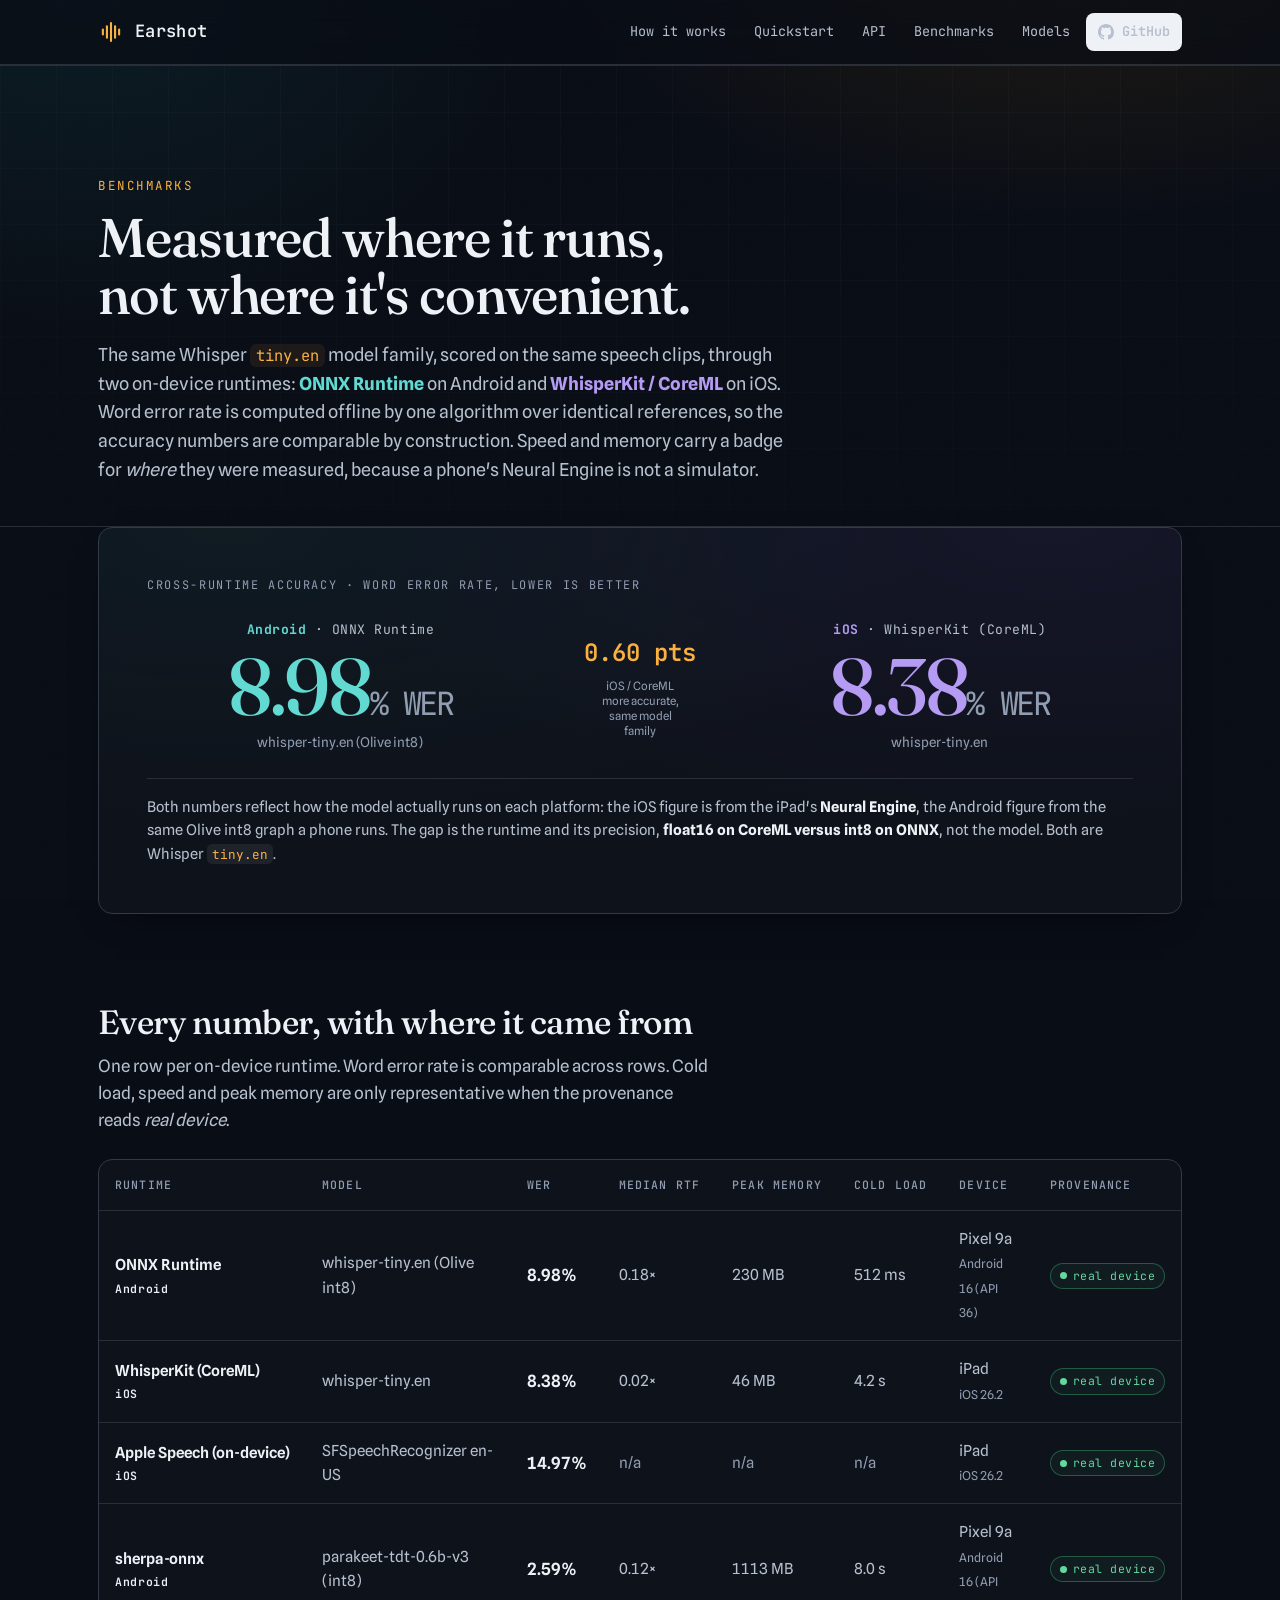
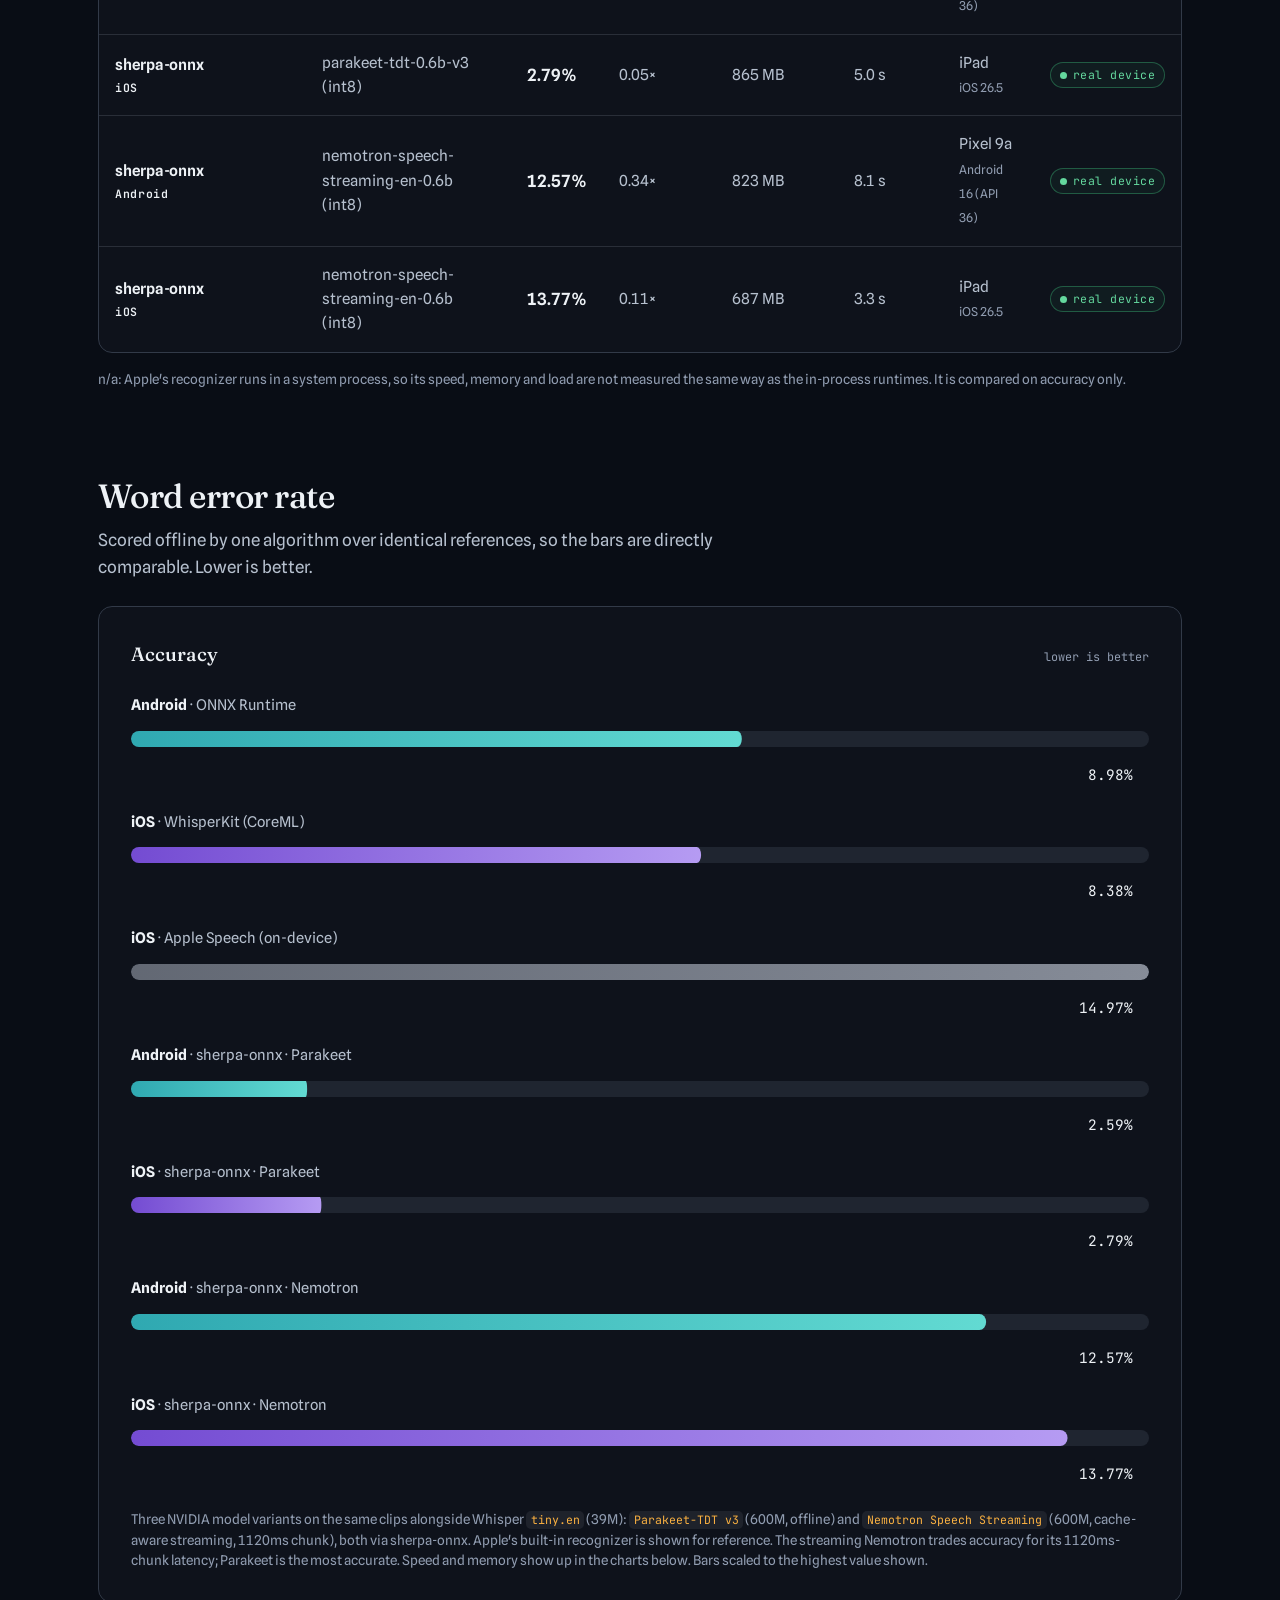
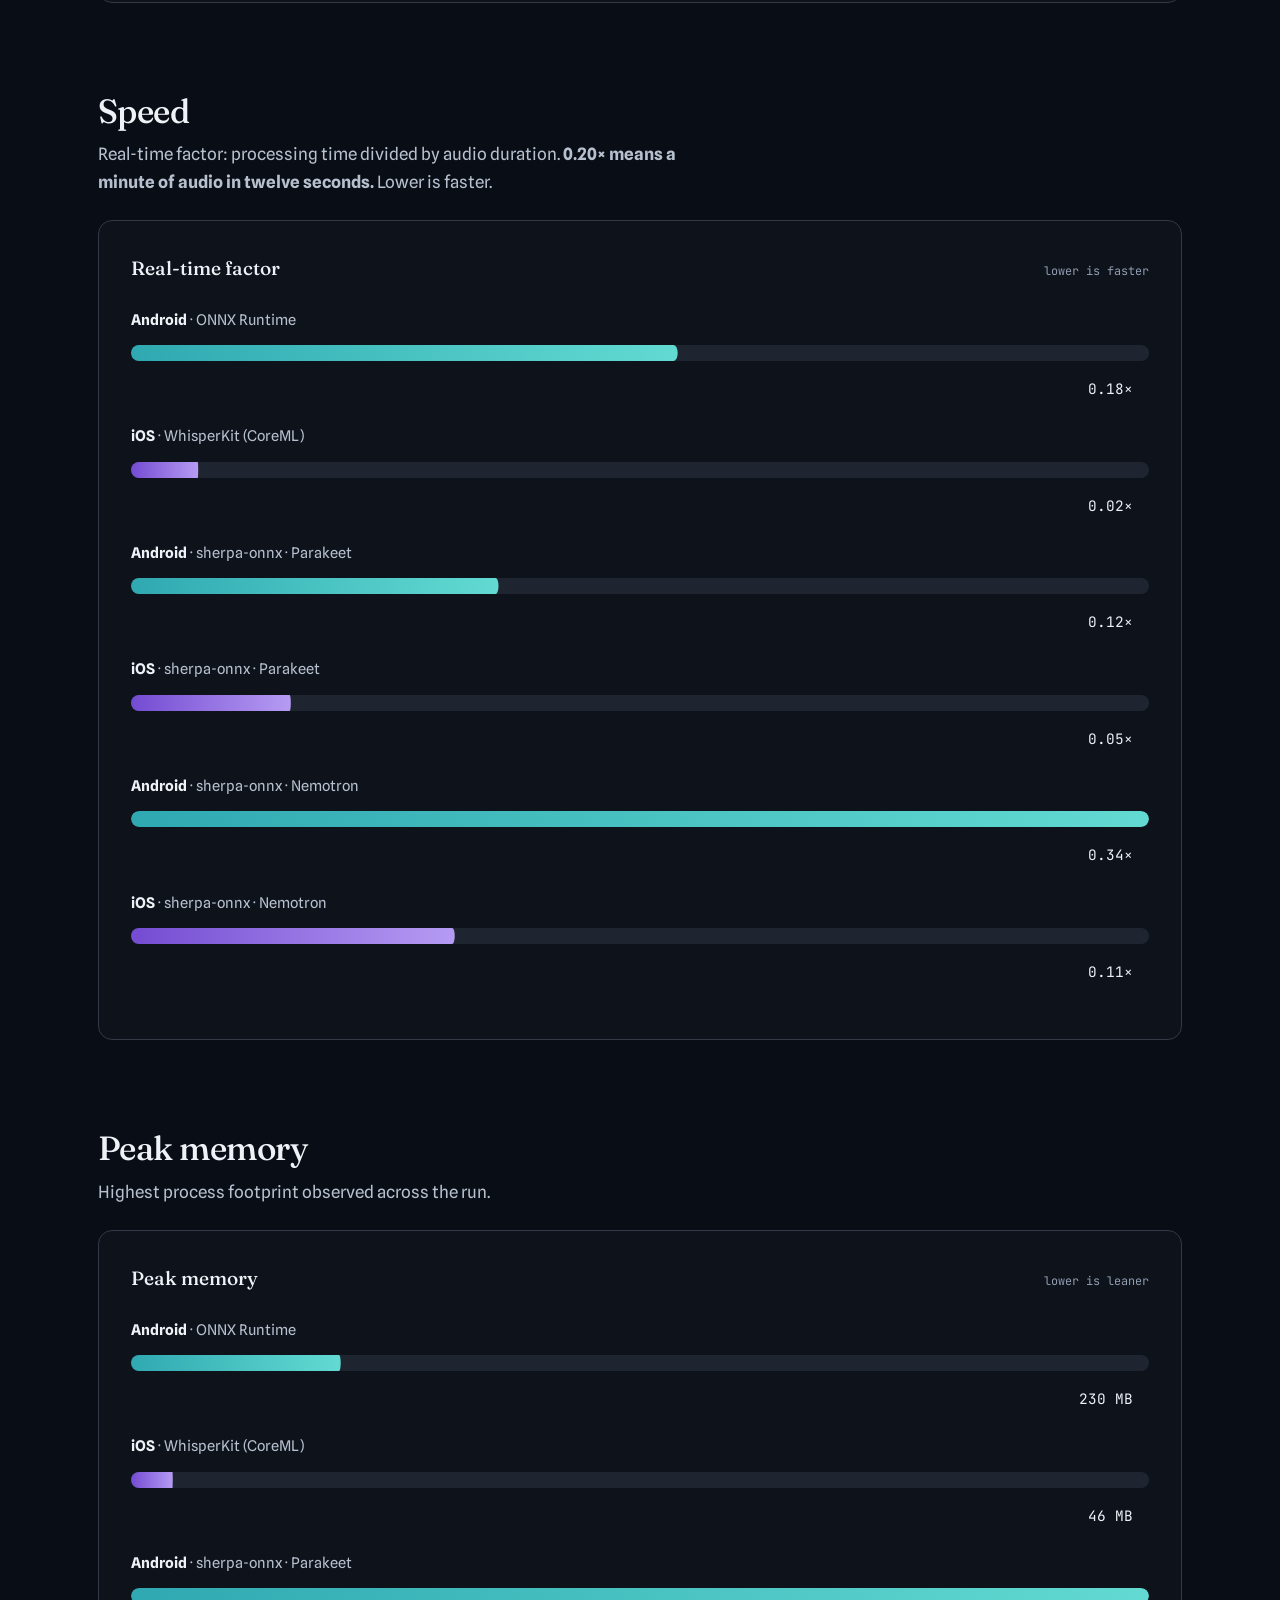
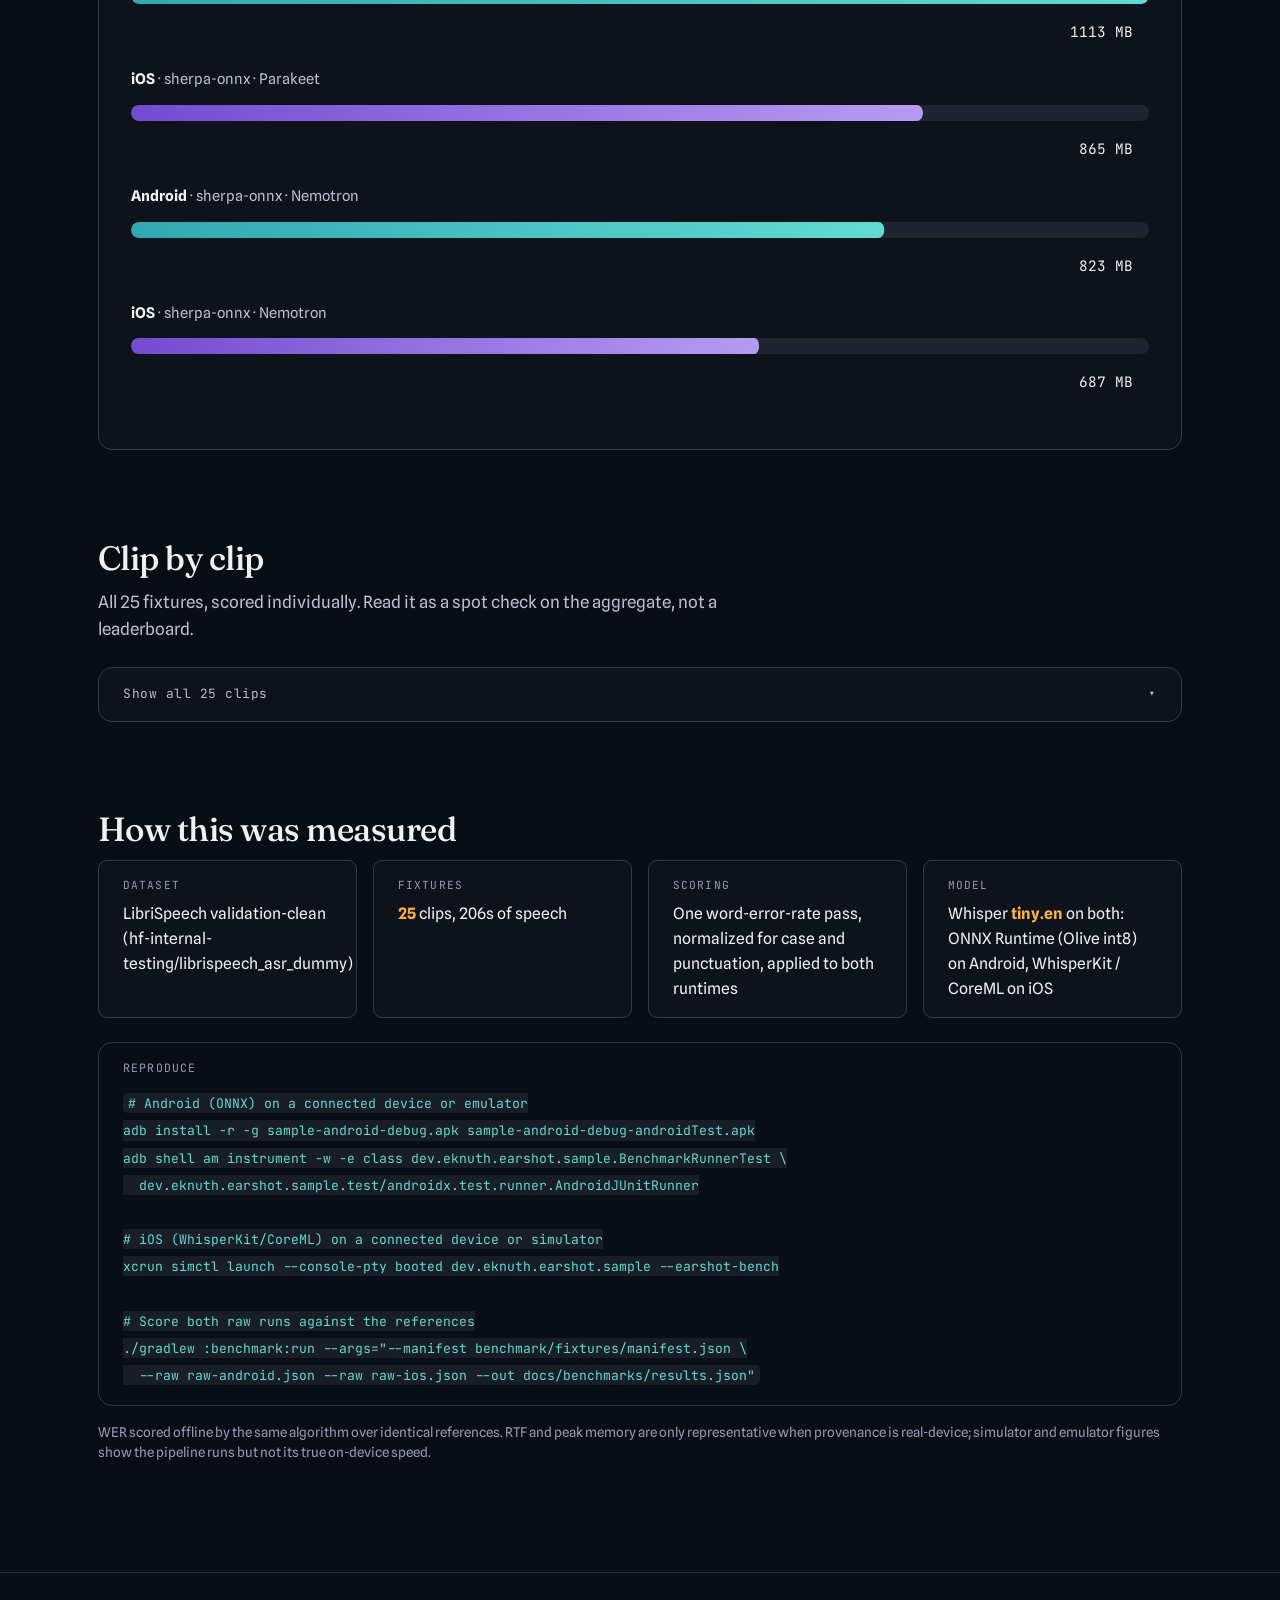
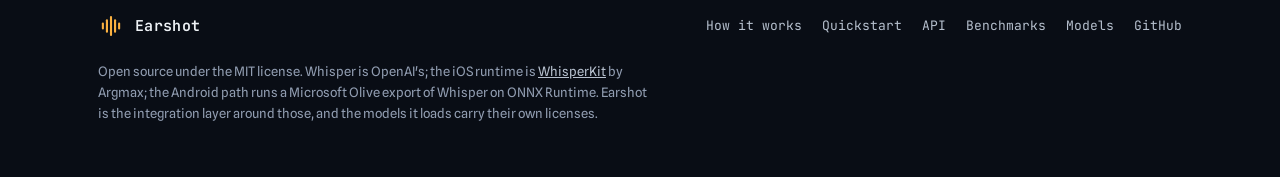
<file: docs/benchmarks.html>
<!DOCTYPE html>
<html lang="en">
<head>
<meta charset="UTF-8" />
<meta name="viewport" content="width=device-width, initial-scale=1.0" />
<title>Earshot · Benchmarks · On-device, scored per runtime</title>
<meta name="description" content="Cross-runtime on-device speech-to-text benchmarks for Earshot: the same Whisper model family scored on the same clips through ONNX Runtime on Android and WhisperKit/CoreML on iOS, with honest provenance on every number." />
<meta name="color-scheme" content="dark" />

<meta property="og:type" content="website" />
<meta property="og:title" content="Earshot · Benchmarks" />
<meta property="og:description" content="One model family, two on-device runtimes, scored on identical clips by identical math. Word error rate is real; speed and memory are labeled by where they were measured." />
<meta property="og:url" content="https://eknuth.github.io/earshot/benchmarks.html" />

<link rel="icon" href="data:image/svg+xml,%3Csvg xmlns='http://www.w3.org/2000/svg' viewBox='0 0 32 32'%3E%3Crect width='32' height='32' rx='8' fill='%230b0f1a'/%3E%3Cg stroke='%23f5a623' stroke-width='2.6' stroke-linecap='round'%3E%3Cline x1='8' y1='13' x2='8' y2='19'/%3E%3Cline x1='13' y1='9' x2='13' y2='23'/%3E%3Cline x1='18' y1='6' x2='18' y2='26'/%3E%3Cline x1='23' y1='11' x2='23' y2='21'/%3E%3C/g%3E%3C/svg%3E" />

<link rel="preconnect" href="https://fonts.googleapis.com" />
<link rel="preconnect" href="https://fonts.gstatic.com" crossorigin />
<link href="https://fonts.googleapis.com/css2?family=Fraunces:ital,opsz,wght@0,9..144,400..600;1,9..144,400..600&family=Spline+Sans:wght@400;500;600;700&family=JetBrains+Mono:wght@400;500;600&display=swap" rel="stylesheet" />

<link rel="stylesheet" href="styles.css" />
<link rel="stylesheet" href="benchmarks.css" />
</head>
<body class="preload">
<a class="skip-link" href="#main">Skip to content</a>
<div class="grain" aria-hidden="true"></div>

<header class="site-header">
  <div class="shell nav">
    <a class="brand" href="index.html#top" aria-label="Earshot home">
      <span class="mark" aria-hidden="true">
        <svg viewBox="0 0 32 32" fill="none">
          <g stroke="currentColor" stroke-width="2.6" stroke-linecap="round" style="color:var(--amber)">
            <line x1="6" y1="13" x2="6" y2="19"/>
            <line x1="11" y1="9" x2="11" y2="23"/>
            <line x1="16" y1="5" x2="16" y2="27"/>
            <line x1="21" y1="9" x2="21" y2="23"/>
            <line x1="26" y1="13" x2="26" y2="19"/>
          </g>
        </svg>
      </span>
      Earshot
    </a>
    <nav class="nav-links" aria-label="Primary">
      <a href="index.html#how">How it works</a>
      <a href="index.html#quickstart">Quickstart</a>
      <a href="index.html#api">API</a>
      <a href="benchmarks.html" aria-current="page">Benchmarks</a>
      <a href="index.html#models">Models</a>
      <a class="nav-cta" href="https://github.com/eknuth/earshot" target="_blank" rel="noopener">
        <svg viewBox="0 0 16 16" fill="currentColor" aria-hidden="true"><path d="M8 0C3.58 0 0 3.58 0 8c0 3.54 2.29 6.53 5.47 7.59.4.07.55-.17.55-.38 0-.19-.01-.82-.01-1.49-2.01.37-2.53-.49-2.69-.94-.09-.23-.48-.94-.82-1.13-.28-.15-.68-.52-.01-.53.63-.01 1.08.58 1.23.82.72 1.21 1.87.87 2.33.66.07-.52.28-.87.51-1.07-1.78-.2-3.64-.89-3.64-3.95 0-.87.31-1.59.82-2.15-.08-.2-.36-1.02.08-2.12 0 0 .67-.21 2.2.82.64-.18 1.32-.27 2-.27.68 0 1.36.09 2 .27 1.53-1.04 2.2-.82 2.2-.82.44 1.1.16 1.92.08 2.12.51.56.82 1.27.82 2.15 0 3.07-1.87 3.75-3.65 3.95.29.25.54.73.54 1.48 0 1.07-.01 1.93-.01 2.2 0 .21.15.46.55.38A8.01 8.01 0 0016 8c0-4.42-3.58-8-8-8z"/></svg>
        GitHub
      </a>
    </nav>
  </div>
</header>

<main id="main">
<section class="section bench-hero">
  <div class="shell">
    <p class="kicker">Benchmarks</p>
    <h1>Measured where it runs, not where it's convenient.</h1>
    <p class="bench-lede">
      The same Whisper <code>tiny.en</code> model family, scored on the same speech clips, through
      two on-device runtimes: <b class="t-android">ONNX Runtime</b> on Android and
      <b class="t-ios">WhisperKit / CoreML</b> on iOS. Word error rate is computed offline by one
      algorithm over identical references, so the accuracy numbers are comparable by construction.
      Speed and memory carry a badge for <em>where</em> they were measured, because a phone's
      Neural Engine is not a simulator.
    </p>
  </div>
</section>

<!-- Everything below is rendered from benchmarks/results.json by benchmarks.js -->
<section class="section bench-body">
  <div class="shell">
    <div id="bench-root" data-src="benchmarks/results.json">
      <p class="bench-loading">Loading results…</p>
    </div>
  </div>
</section>
</main>

<footer class="site-footer">
  <div class="shell">
    <div class="footer-inner">
      <a class="brand" href="index.html#top" aria-label="Earshot home">
        <span class="mark" aria-hidden="true">
          <svg viewBox="0 0 32 32" fill="none">
            <g stroke="currentColor" stroke-width="2.6" stroke-linecap="round" style="color:var(--amber)">
              <line x1="6" y1="13" x2="6" y2="19"/><line x1="11" y1="9" x2="11" y2="23"/><line x1="16" y1="5" x2="16" y2="27"/><line x1="21" y1="9" x2="21" y2="23"/><line x1="26" y1="13" x2="26" y2="19"/>
            </g>
          </svg>
        </span>
        Earshot
      </a>
      <nav class="footer-links" aria-label="Footer">
        <a href="index.html#how">How it works</a>
        <a href="index.html#quickstart">Quickstart</a>
        <a href="index.html#api">API</a>
        <a href="benchmarks.html">Benchmarks</a>
        <a href="index.html#models">Models</a>
        <a href="https://github.com/eknuth/earshot" target="_blank" rel="noopener">GitHub</a>
      </nav>
    </div>
    <p class="footer-note">
      Open source under the MIT license. Whisper is OpenAI's; the iOS runtime is
      <a href="https://github.com/argmaxinc/WhisperKit" target="_blank" rel="noopener">WhisperKit</a>
      by Argmax; the Android path runs a Microsoft Olive export of Whisper on ONNX Runtime. Earshot
      is the integration layer around those, and the models it loads carry their own licenses.
    </p>
  </div>
</footer>

<script src="benchmarks.js" defer></script>
</body>
</html>
</file>
<file: docs/styles.css>
/* Earshot landing + docs site
   Design: dark "signal room" aesthetic. Privacy is the emotional core.
   Three typefaces: Fraunces (display), Spline Sans (body), JetBrains Mono (code/labels).
   60-30-10 color: deep ink dominant, cyan secondary, amber accent.
   Zero build step. Hand-styled syntax via highlight.js theme override below. */

:root {
  /* Signal palette: deep ink base, a single warm-amber "live signal" accent,
     a cool cyan for the on-device / secure register. All HSL custom properties. */
  --ink-900: hsl(222 38% 6%);
  --ink-850: hsl(222 32% 8%);
  --ink-800: hsl(221 28% 11%);
  --ink-750: hsl(221 24% 14%);
  --ink-700: hsl(220 20% 18%);
  --line: hsl(220 18% 24%);
  --line-soft: hsl(220 16% 19%);

  /* Foregrounds tuned for WCAG AA on the ink base.
     fg ~16:1, fg-dim ~7.4:1, fg-faint ~4.6:1 against ink-900. */
  --fg: hsl(210 32% 95%);
  --fg-dim: hsl(214 20% 76%);
  --fg-faint: hsl(216 17% 63%);

  --amber: hsl(36 96% 62%);
  --amber-deep: hsl(28 92% 54%);
  --cyan: hsl(176 62% 62%);
  --cyan-deep: hsl(184 58% 44%);
  --violet: hsl(258 78% 78%);

  --accent: var(--amber);
  --secure: var(--cyan);

  --radius: 14px;
  --radius-sm: 9px;
  --maxw: 1180px;

  /* 8px spacing scale */
  --s-1: 8px;
  --s-2: 12px;
  --s-3: 16px;
  --s-4: 24px;
  --s-5: 32px;
  --s-6: 48px;
  --s-7: 64px;
  --s-8: 96px;

  --shadow-lg: 0 30px 60px -28px hsl(222 60% 2% / 0.85);
  --shadow-md: 0 14px 34px -20px hsl(222 60% 2% / 0.8);
  --shadow-glow: 0 0 0 1px hsl(36 96% 62% / 0.18), 0 18px 48px -20px hsl(36 96% 50% / 0.28);

  --font-display: "Fraunces", Georgia, "Times New Roman", serif;
  --font-body: "Spline Sans", -apple-system, BlinkMacSystemFont, "Segoe UI", Helvetica, sans-serif;
  --font-mono: "JetBrains Mono", ui-monospace, "SF Mono", Menlo, Consolas, monospace;

  --ease-out: cubic-bezier(0.22, 1, 0.36, 1);

  --z-sticky: 200;
}

*,
*::before,
*::after { box-sizing: border-box; }

html { scroll-behavior: smooth; overflow-x: hidden; }

@media (prefers-reduced-motion: reduce) {
  html { scroll-behavior: auto; }
  *, *::before, *::after {
    animation-duration: 0.001ms !important;
    animation-iteration-count: 1 !important;
    transition-duration: 0.001ms !important;
  }
}

body {
  margin: 0;
  background: var(--ink-900);
  color: var(--fg);
  font-family: var(--font-body);
  font-size: 17px;
  line-height: 1.6;
  -webkit-font-smoothing: antialiased;
  text-rendering: optimizeLegibility;
  overflow-x: hidden;
  font-variant-numeric: tabular-nums;
}

/* Atmospheric background: a faint signal grid + two soft light wells. */
body::before {
  content: "";
  position: fixed;
  inset: 0;
  z-index: -3;
  background:
    radial-gradient(900px 520px at 84% -10%, hsl(36 90% 50% / 0.11), transparent 60%),
    radial-gradient(840px 640px at 6% -2%, hsl(184 70% 45% / 0.09), transparent 58%),
    radial-gradient(700px 700px at 50% 116%, hsl(184 70% 40% / 0.06), transparent 60%),
    var(--ink-900);
}

/* Signal grid: a faint coordinate lattice, masked so it fades into the dark. */
body::after {
  content: "";
  position: fixed;
  inset: 0;
  z-index: -2;
  pointer-events: none;
  background-image:
    linear-gradient(hsl(210 30% 94% / 0.024) 1px, transparent 1px),
    linear-gradient(90deg, hsl(210 30% 94% / 0.024) 1px, transparent 1px);
  background-size: 56px 56px;
  mask-image: radial-gradient(125% 95% at 50% 0%, #000 32%, transparent 82%);
  -webkit-mask-image: radial-gradient(125% 95% at 50% 0%, #000 32%, transparent 82%);
}

/* Tasteful film grain over the whole page, kept very low so it reads as texture. */
.grain {
  position: fixed;
  inset: 0;
  z-index: -1;
  pointer-events: none;
  opacity: 0.04;
  mix-blend-mode: overlay;
  background-image: url("data:image/svg+xml,%3Csvg xmlns='http://www.w3.org/2000/svg' width='160' height='160'%3E%3Cfilter id='n'%3E%3CfeTurbulence type='fractalNoise' baseFrequency='0.9' numOctaves='2' stitchTiles='stitch'/%3E%3C/filter%3E%3Crect width='100%25' height='100%25' filter='url(%23n)'/%3E%3C/svg%3E");
}

a { color: inherit; }

::selection {
  background: hsl(36 96% 60% / 0.28);
  color: #fff;
}

:focus-visible {
  outline: 2px solid var(--amber);
  outline-offset: 3px;
  border-radius: 4px;
}

.shell {
  width: 100%;
  max-width: var(--maxw);
  margin-inline: auto;
  padding-inline: clamp(20px, 5vw, 48px);
}

.visually-hidden {
  position: absolute;
  width: 1px;
  height: 1px;
  margin: -1px;
  padding: 0;
  border: 0;
  clip: rect(0 0 0 0);
  clip-path: inset(50%);
  overflow: hidden;
  white-space: nowrap;
}

.skip-link {
  position: absolute;
  left: 12px;
  top: -60px;
  z-index: 999;
  background: var(--amber);
  color: var(--ink-900);
  font-family: var(--font-mono);
  font-weight: 600;
  padding: 10px 16px;
  border-radius: var(--radius-sm);
  transition: top 0.16s ease-out;
}
.skip-link:focus { top: 12px; }

/* ---------- Header ---------- */
.site-header {
  position: sticky;
  top: 0;
  z-index: var(--z-sticky);
  backdrop-filter: blur(14px);
  -webkit-backdrop-filter: blur(14px);
  background: hsl(222 38% 6% / 0.72);
  border-bottom: 1px solid var(--line-soft);
}

.nav {
  display: flex;
  align-items: center;
  gap: 24px;
  height: 64px;
}

.brand {
  display: inline-flex;
  align-items: center;
  gap: 11px;
  font-family: var(--font-mono);
  font-weight: 600;
  letter-spacing: 0.02em;
  text-decoration: none;
  font-size: 17px;
  color: var(--fg);
}

.brand .mark {
  display: inline-flex;
  width: 26px;
  height: 26px;
}

.nav-links {
  display: flex;
  gap: 4px;
  margin-left: auto;
  align-items: center;
}

.nav-links a {
  position: relative;
  font-family: var(--font-mono);
  font-size: 13.5px;
  text-decoration: none;
  color: var(--fg-dim);
  padding: 8px 12px;
  border-radius: 8px;
  transition: color 0.16s, background 0.16s;
}
.nav-links a:hover { color: var(--fg); background: hsl(210 30% 94% / 0.05); }
/* Active section indicator: color plus an underline tick (not color alone). */
.nav-links a.active { color: var(--fg); }
.nav-links a.active::after {
  content: "";
  position: absolute;
  left: 12px;
  right: 12px;
  bottom: 2px;
  height: 2px;
  border-radius: 2px;
  background: var(--amber);
}

.nav-cta {
  display: inline-flex;
  align-items: center;
  gap: 8px;
  font-family: var(--font-mono);
  font-size: 13.5px;
  font-weight: 600;
  text-decoration: none;
  color: var(--ink-900);
  background: var(--fg);
  padding: 9px 15px;
  border-radius: 9px;
  transition: transform 0.16s ease-out, background 0.16s;
}
.nav-cta:hover { background: #fff; transform: translateY(-1px); }
.nav-cta svg { width: 16px; height: 16px; }

@media (max-width: 760px) {
  .nav-links a:not(.nav-cta) { display: none; }
}

/* ---------- Buttons ---------- */
.btn {
  display: inline-flex;
  align-items: center;
  gap: 9px;
  font-family: var(--font-mono);
  font-weight: 600;
  font-size: 14px;
  text-decoration: none;
  padding: 13px 22px;
  border-radius: 11px;
  border: 1px solid transparent;
  cursor: pointer;
  transition: transform 0.16s ease-out, background 0.16s, border-color 0.16s;
}
.btn svg { width: 17px; height: 17px; }
.btn-primary {
  background: linear-gradient(180deg, var(--amber), var(--amber-deep));
  color: hsl(28 60% 10%);
  box-shadow: 0 1px 0 hsl(40 100% 80% / 0.4) inset, var(--shadow-md);
}
.btn-primary:hover { transform: translateY(-2px); }
.btn-ghost {
  background: hsl(210 30% 94% / 0.04);
  color: var(--fg);
  border-color: var(--line);
}
.btn-ghost:hover { background: hsl(210 30% 94% / 0.08); transform: translateY(-2px); }

/* ---------- Hero ---------- */
.hero {
  position: relative;
  display: flex;
  align-items: center;
  min-height: calc(100dvh - 64px);
  padding-top: clamp(48px, 7vw, 88px);
  padding-bottom: clamp(48px, 7vw, 88px);
}
.hero .hero-grid { width: 100%; }
@media (max-width: 940px) {
  .hero { min-height: 0; }
}

.eyebrow {
  display: inline-flex;
  align-items: center;
  gap: 9px;
  font-family: var(--font-mono);
  font-size: 12.5px;
  letter-spacing: 0.08em;
  text-transform: uppercase;
  color: var(--secure);
  background: hsl(176 64% 56% / 0.08);
  border: 1px solid hsl(176 64% 56% / 0.24);
  padding: 7px 13px;
  border-radius: 999px;
}
.eyebrow .dot {
  width: 7px; height: 7px; border-radius: 50%;
  background: var(--secure);
  box-shadow: 0 0 0 0 hsl(176 64% 56% / 0.6);
  animation: pulse 2.4s ease-out infinite;
}
@keyframes pulse {
  0% { box-shadow: 0 0 0 0 hsl(176 64% 56% / 0.55); }
  70% { box-shadow: 0 0 0 9px hsl(176 64% 56% / 0); }
  100% { box-shadow: 0 0 0 0 hsl(176 64% 56% / 0); }
}

.hero h1 {
  font-family: var(--font-display);
  font-weight: 460;
  font-optical-sizing: auto;
  font-size: clamp(2.5rem, 6.2vw, 4.6rem);
  line-height: 1.04;
  letter-spacing: -0.02em;
  margin: 22px 0 0;
  max-width: 16ch;
  text-wrap: balance;
}
.hero h1 .accent {
  font-style: italic;
  color: var(--amber);
}

.hero-lede {
  margin: 24px 0 0;
  max-width: 56ch;
  font-size: clamp(1.05rem, 2vw, 1.28rem);
  line-height: 1.55;
  color: var(--fg-dim);
  text-wrap: pretty;
}
.hero-lede strong { color: var(--fg); font-weight: 600; }

.hero-actions {
  display: flex;
  flex-wrap: wrap;
  gap: 14px;
  margin-top: 34px;
}

.hero-grid {
  display: grid;
  grid-template-columns: 1.15fr 0.85fr;
  gap: clamp(28px, 5vw, 64px);
  align-items: center;
}
@media (max-width: 940px) {
  .hero-grid { grid-template-columns: 1fr; }
}

/* Device panel: the on-device privacy visualization. The screenshot moment.
   A stylized capture card: live waveform with a sweeping playhead, a transcript
   filling in, and a privacy ledger where the uplink reads a literal zero. */
.device {
  position: relative;
  background:
    linear-gradient(180deg, hsl(221 28% 13%), hsl(222 34% 8.5%));
  border: 1px solid var(--line);
  border-radius: 22px;
  padding: 20px;
  box-shadow: var(--shadow-lg);
  isolation: isolate;
}
/* A faint amber well behind the card, so the panel feels lit from within. */
.device-glow {
  position: absolute;
  inset: -1px;
  z-index: -1;
  border-radius: 22px;
  background: radial-gradient(120% 80% at 80% -10%, hsl(36 96% 56% / 0.16), transparent 62%);
  pointer-events: none;
}
.device-top {
  display: flex;
  align-items: center;
  justify-content: space-between;
  font-family: var(--font-mono);
  font-size: 12px;
  color: var(--fg-faint);
  letter-spacing: 0.04em;
}
.device-id { display: inline-flex; align-items: center; gap: 9px; }
.rec-dot {
  width: 8px; height: 8px; border-radius: 50%;
  background: var(--amber);
  box-shadow: 0 0 10px 1px hsl(36 96% 60% / 0.7);
  animation: recPulse 1.8s var(--ease-out) infinite;
}
@keyframes recPulse {
  0%, 100% { opacity: 1; }
  50% { opacity: 0.35; }
}
.device-chip {
  display: inline-flex;
  align-items: center;
  gap: 7px;
  color: var(--secure);
}
.device-chip svg { width: 14px; height: 14px; }

/* Waveform: bars are injected by JS to form a believable amplitude envelope.
   Each bar scales on its own phase; a playhead sweeps across to read as capture. */
.wave {
  position: relative;
  display: flex;
  align-items: center;
  gap: 3px;
  height: 76px;
  margin: 22px 2px 16px;
  overflow: hidden;
  border-radius: 8px;
}
.wave .bar {
  flex: 1;
  min-width: 2px;
  border-radius: 3px;
  background: linear-gradient(180deg, var(--amber), var(--amber-deep));
  opacity: 0.9;
  transform: scaleY(var(--amp, 0.4));
  transform-origin: center;
  animation: waveBeat var(--dur, 1.5s) ease-in-out var(--delay, 0s) infinite;
}
@keyframes waveBeat {
  0%, 100% { transform: scaleY(calc(var(--amp, 0.4) * 0.42)); }
  50% { transform: scaleY(var(--amp, 0.4)); }
}
.wave-playhead {
  position: absolute;
  top: 0; bottom: 0;
  width: 2px;
  left: 0;
  background: linear-gradient(180deg, transparent, var(--cyan), transparent);
  box-shadow: 0 0 12px 1px hsl(176 64% 56% / 0.6);
  animation: sweep 4.2s linear infinite;
}
@keyframes sweep {
  0% { left: 0; opacity: 0; }
  6% { opacity: 1; }
  94% { opacity: 1; }
  100% { left: 100%; opacity: 0; }
}
/* Pause animation when the panel is offscreen (toggled by IntersectionObserver). */
.device.paused .bar,
.device.paused .wave-playhead,
.device.paused .rec-dot { animation-play-state: paused; }

@media (prefers-reduced-motion: reduce) {
  .wave .bar { animation: none; }
  .wave-playhead { animation: none; opacity: 0.5; left: 50%; }
  .rec-dot { animation: none; }
  .eyebrow .dot { animation: none; }
}

.device-transcript {
  font-family: var(--font-mono);
  font-size: 13px;
  line-height: 1.7;
  color: var(--fg-dim);
  background: hsl(222 40% 5% / 0.62);
  border: 1px solid var(--line-soft);
  border-radius: 12px;
  padding: 14px 16px;
}
.device-transcript .line-done { color: var(--fg); }
.device-transcript .line-live { color: var(--fg-dim); }
.device-transcript .cursor {
  display: inline-block;
  width: 8px;
  height: 1.05em;
  vertical-align: text-bottom;
  background: var(--amber);
  margin-left: 2px;
  animation: blink 1.1s step-end infinite;
}
@keyframes blink { 50% { opacity: 0; } }
.device-meta {
  display: flex;
  align-items: center;
  justify-content: space-between;
  margin-top: 16px;
  padding-top: 14px;
  border-top: 1px solid var(--line-soft);
  font-family: var(--font-mono);
  font-size: 12px;
  color: var(--fg-faint);
}
.device-meta .net {
  display: inline-flex;
  align-items: center;
  gap: 6px;
  color: var(--secure);
  font-variant-numeric: tabular-nums;
}
.device-meta .net svg { width: 13px; height: 13px; opacity: 0.85; }
.device-meta .net-num { font-weight: 600; color: var(--fg); }

.trust-row {
  display: flex;
  flex-wrap: wrap;
  gap: 8px 22px;
  margin-top: 40px;
  padding-top: 26px;
  border-top: 1px solid var(--line-soft);
}
.trust-row span {
  display: inline-flex;
  align-items: center;
  gap: 8px;
  font-family: var(--font-mono);
  font-size: 13px;
  color: var(--fg-dim);
}
.trust-row svg { width: 16px; height: 16px; color: var(--secure); }

/* ---------- Section scaffolding ---------- */
section { position: relative; }
.section {
  padding-block: clamp(64px, 9vw, 110px);
  border-top: 1px solid var(--line-soft);
}

.section-head { max-width: 60ch; margin-bottom: 44px; }
.kicker {
  font-family: var(--font-mono);
  font-size: 12.5px;
  letter-spacing: 0.12em;
  text-transform: uppercase;
  color: var(--amber);
  margin: 0 0 14px;
}
.section h2 {
  font-family: var(--font-display);
  font-weight: 440;
  font-size: clamp(1.9rem, 4vw, 2.9rem);
  line-height: 1.1;
  letter-spacing: -0.015em;
  margin: 0;
  text-wrap: balance;
}
.section .sub {
  margin: 18px 0 0;
  color: var(--fg-dim);
  font-size: 1.08rem;
  max-width: 62ch;
  text-wrap: pretty;
}

/* ---------- How it works: pipeline + table ---------- */
.pipeline {
  display: grid;
  grid-template-columns: repeat(4, 1fr);
  gap: 14px;
  margin-bottom: 40px;
}
@media (max-width: 880px) { .pipeline { grid-template-columns: repeat(2, 1fr); } }
@media (max-width: 460px) { .pipeline { grid-template-columns: 1fr; } }

.stage {
  position: relative;
  background: var(--ink-800);
  border: 1px solid var(--line-soft);
  border-radius: var(--radius);
  padding: 18px;
}
.stage .num {
  font-family: var(--font-mono);
  font-size: 12px;
  color: var(--fg-faint);
}
.stage .stage-icon {
  width: 30px; height: 30px;
  display: grid; place-items: center;
  border-radius: 8px;
  background: hsl(36 96% 60% / 0.1);
  color: var(--amber);
  margin: 10px 0 12px;
}
.stage .stage-icon svg { width: 18px; height: 18px; }
.stage h3 {
  font-size: 1rem;
  margin: 0 0 5px;
  font-weight: 600;
}
.stage p {
  margin: 0;
  font-size: 0.92rem;
  color: var(--fg-dim);
  line-height: 1.5;
}

.platform-table-wrap {
  max-width: 100%;
  overflow-x: auto;
  border: 1px solid var(--line);
  border-radius: var(--radius);
  background: var(--ink-850);
  box-shadow: var(--shadow-md);
}
table.platforms {
  width: 100%;
  border-collapse: collapse;
  min-width: 620px;
  font-size: 0.95rem;
}
table.platforms caption { display: none; }
table.platforms th,
table.platforms td {
  text-align: left;
  padding: 16px 20px;
  border-bottom: 1px solid var(--line-soft);
  vertical-align: top;
}
table.platforms thead th {
  font-family: var(--font-mono);
  font-size: 12.5px;
  letter-spacing: 0.04em;
  text-transform: uppercase;
  color: var(--fg-faint);
  font-weight: 600;
  background: hsl(222 30% 9%);
}
table.platforms thead th.col-ios { color: var(--violet); }
table.platforms thead th.col-android { color: var(--secure); }
table.platforms tbody th {
  font-weight: 600;
  color: var(--fg);
  font-size: 0.95rem;
  width: 30%;
}
table.platforms td { color: var(--fg-dim); }
table.platforms td code,
table.platforms th code { font-size: 0.85em; }
table.platforms tbody tr:last-child th,
table.platforms tbody tr:last-child td { border-bottom: none; }
table.platforms tbody tr:hover td,
table.platforms tbody tr:hover th { background: hsl(210 30% 94% / 0.018); }

code {
  font-family: var(--font-mono);
  background: hsl(210 30% 94% / 0.07);
  padding: 0.12em 0.4em;
  border-radius: 5px;
  font-size: 0.86em;
  color: var(--cyan);
}

.contract-note {
  margin-top: 26px;
  display: flex;
  gap: 14px;
  align-items: flex-start;
  background: hsl(258 70% 72% / 0.06);
  border: 1px solid hsl(258 70% 72% / 0.22);
  border-radius: var(--radius);
  padding: 18px 20px;
  color: var(--fg-dim);
  font-size: 0.96rem;
  line-height: 1.6;
}
.contract-note svg { width: 20px; height: 20px; color: var(--violet); flex: none; margin-top: 2px; }
.contract-note strong { color: var(--fg); }

/* ---------- Quickstart tabs ---------- */
.tabs {
  display: inline-flex;
  gap: 4px;
  padding: 5px;
  background: var(--ink-800);
  border: 1px solid var(--line-soft);
  border-radius: 12px;
  margin-bottom: 22px;
}
.tab {
  font-family: var(--font-mono);
  font-size: 13.5px;
  font-weight: 600;
  color: var(--fg-dim);
  background: transparent;
  border: none;
  padding: 9px 18px;
  border-radius: 8px;
  cursor: pointer;
  display: inline-flex;
  align-items: center;
  gap: 8px;
  transition: color 0.16s, background 0.16s;
}
.tab svg { width: 16px; height: 16px; }
.tab[aria-selected="true"] {
  color: var(--ink-900);
  background: var(--fg);
}
.tab:not([aria-selected="true"]):hover { color: var(--fg); }

.tabpanel[hidden] { display: none; }
.tabpanel .step-lead {
  color: var(--fg-dim);
  margin: 0 0 16px;
  font-size: 0.98rem;
}
.tabpanel .step-lead a { color: var(--cyan); }

/* ---------- Code blocks ---------- */
.codeblock {
  position: relative;
  background: var(--ink-850);
  border: 1px solid var(--line);
  border-radius: var(--radius);
  overflow: hidden;
  box-shadow: var(--shadow-md);
}
.code-bar {
  display: flex;
  align-items: center;
  gap: 10px;
  padding: 11px 16px;
  border-bottom: 1px solid var(--line-soft);
  background: hsl(222 30% 9%);
}
.code-dots { display: flex; gap: 6px; }
.code-dots i {
  width: 11px; height: 11px; border-radius: 50%;
  background: var(--ink-700);
}
.code-file {
  font-family: var(--font-mono);
  font-size: 12.5px;
  color: var(--fg-faint);
  letter-spacing: 0.02em;
}
.copy-btn {
  margin-left: auto;
  font-family: var(--font-mono);
  font-size: 12px;
  font-weight: 600;
  color: var(--fg-dim);
  background: hsl(210 30% 94% / 0.05);
  border: 1px solid var(--line-soft);
  border-radius: 8px;
  padding: 6px 11px;
  cursor: pointer;
  display: inline-flex;
  align-items: center;
  gap: 7px;
  transition: color 0.16s, background 0.16s, border-color 0.16s;
}
.copy-btn:hover { color: var(--fg); background: hsl(210 30% 94% / 0.09); }
.copy-btn svg { width: 14px; height: 14px; }
.copy-btn.copied { color: var(--secure); border-color: hsl(176 64% 56% / 0.4); }

.codeblock pre {
  margin: 0;
  padding: 20px 22px;
  overflow-x: auto;
  font-family: var(--font-mono);
  font-size: 13.5px;
  line-height: 1.7;
  tab-size: 2;
}
.codeblock pre code {
  background: none;
  padding: 0;
  color: var(--fg);
  font-size: inherit;
}

/* highlight.js theme override -> tuned to the signal palette */
.hljs { color: var(--fg); background: transparent; }
.hljs-comment, .hljs-quote { color: var(--fg-faint); font-style: italic; }
.hljs-keyword, .hljs-built_in, .hljs-type { color: var(--violet); }
.hljs-string, .hljs-meta-string { color: hsl(36 90% 70%); }
.hljs-number, .hljs-literal { color: var(--cyan); }
.hljs-title, .hljs-title.function_, .hljs-function .hljs-title { color: var(--amber); }
.hljs-params { color: var(--fg-dim); }
.hljs-attr, .hljs-attribute, .hljs-property { color: var(--secure); }
.hljs-meta { color: var(--fg-faint); }
.hljs-class .hljs-title, .hljs-title.class_ { color: hsl(36 90% 72%); }

.code-stack { display: grid; gap: 20px; }

/* ---------- API surface ---------- */
.api-grid {
  display: grid;
  grid-template-columns: 1.1fr 0.9fr;
  gap: 24px;
  align-items: start;
}
@media (max-width: 900px) { .api-grid { grid-template-columns: 1fr; } }

.api-list { display: grid; gap: 2px; }
.api-method {
  display: grid;
  grid-template-columns: auto 1fr;
  gap: 16px;
  align-items: baseline;
  padding: 15px 4px;
  border-bottom: 1px solid var(--line-soft);
}
.api-method:last-child { border-bottom: none; }
.api-method .sig {
  font-family: var(--font-mono);
  font-size: 13.5px;
  color: var(--amber);
  white-space: nowrap;
}
.api-method .sig .kw { color: var(--violet); }
.api-method .desc { color: var(--fg-dim); font-size: 0.95rem; line-height: 1.5; }
@media (max-width: 560px) {
  .api-method { grid-template-columns: 1fr; gap: 5px; }
}

.result-card {
  background: var(--ink-800);
  border: 1px solid var(--line-soft);
  border-radius: var(--radius);
  padding: 22px;
}
.result-card h3 {
  font-family: var(--font-mono);
  font-size: 13px;
  text-transform: uppercase;
  letter-spacing: 0.06em;
  color: var(--fg-faint);
  margin: 0 0 16px;
  font-weight: 600;
}
.result-variant {
  font-family: var(--font-mono);
  font-size: 13px;
  line-height: 1.7;
  padding: 12px 0;
}
.result-variant + .result-variant { border-top: 1px solid var(--line-soft); }
.result-variant .tag {
  display: inline-block;
  font-weight: 600;
  margin-bottom: 4px;
}
.result-variant .tag.ok { color: var(--secure); }
.result-variant .tag.err { color: hsl(8 80% 66%); }
.result-variant .fields { color: var(--fg-dim); }

/* ---------- Measurement ---------- */
.measure-grid {
  display: grid;
  grid-template-columns: 0.95fr 1.05fr;
  gap: clamp(28px, 5vw, 56px);
  align-items: center;
}
@media (max-width: 900px) { .measure-grid { grid-template-columns: 1fr; } }

.wer-chart {
  background: var(--ink-850);
  border: 1px solid var(--line);
  border-radius: 18px;
  padding: 28px 26px 22px;
  box-shadow: var(--shadow-md);
}
.wer-chart h3 {
  font-family: var(--font-mono);
  font-size: 12.5px;
  letter-spacing: 0.05em;
  text-transform: uppercase;
  color: var(--fg-faint);
  margin: 0 0 4px;
  font-weight: 600;
}
.wer-chart .axis-note {
  font-family: var(--font-mono);
  font-size: 11.5px;
  color: var(--fg-faint);
  margin: 0 0 22px;
}
.bar-row {
  display: grid;
  grid-template-columns: 1fr auto;
  align-items: center;
  gap: 14px;
  margin-bottom: 18px;
}
.bar-row .label {
  font-size: 0.92rem;
  color: var(--fg-dim);
}
.bar-row .label b { color: var(--fg); font-weight: 600; }
.bar-track {
  grid-column: 1 / -1;
  height: 12px;
  border-radius: 999px;
  background: hsl(222 40% 5% / 0.7);
  overflow: hidden;
  margin-top: 6px;
}
.bar-fill {
  height: 100%;
  border-radius: 999px;
  transform-origin: left;
  transition: transform 0.9s cubic-bezier(0.22, 1, 0.36, 1);
}
.bar-fill.small { background: linear-gradient(90deg, var(--amber-deep), var(--amber)); }
.bar-fill.bigger { background: linear-gradient(90deg, var(--cyan-deep), var(--cyan)); }
.bar-fill.apple { background: linear-gradient(90deg, hsl(220 10% 38%), hsl(220 10% 52%)); }
.bar-row .num {
  font-family: var(--font-mono);
  font-variant-numeric: tabular-nums;
  font-size: 0.98rem;
  font-weight: 600;
  color: var(--fg);
}
.chart-foot {
  margin-top: 8px;
  font-size: 0.82rem;
  color: var(--fg-faint);
  line-height: 1.5;
}

.measure-copy h2 { margin-bottom: 0; }
.relcut {
  display: inline-flex;
  align-items: baseline;
  gap: 10px;
  margin: 26px 0 0;
}
.relcut .big {
  font-family: var(--font-display);
  font-size: clamp(2.6rem, 6vw, 3.6rem);
  font-weight: 460;
  font-style: italic;
  color: var(--cyan);
  line-height: 1;
}
.relcut .cap { color: var(--fg-dim); font-size: 0.98rem; max-width: 22ch; }
.caveat {
  margin-top: 26px;
  padding: 18px 20px;
  border-left: 3px solid var(--amber);
  background: hsl(36 96% 60% / 0.05);
  border-radius: 0 var(--radius-sm) var(--radius-sm) 0;
  color: var(--fg-dim);
  font-size: 0.98rem;
  line-height: 1.6;
}
.caveat strong { color: var(--fg); }

/* ---------- Models / credits ---------- */
.credits-grid {
  display: grid;
  grid-template-columns: repeat(auto-fit, minmax(250px, 1fr));
  gap: 16px;
}
.credit {
  display: block;
  text-decoration: none;
  background: var(--ink-800);
  border: 1px solid var(--line-soft);
  border-radius: var(--radius);
  padding: 20px;
  transition: border-color 0.16s, transform 0.16s, background 0.16s;
}
.credit:hover {
  border-color: var(--line);
  transform: translateY(-3px);
  background: var(--ink-750);
}
.credit .role {
  font-family: var(--font-mono);
  font-size: 11.5px;
  letter-spacing: 0.05em;
  text-transform: uppercase;
  color: var(--fg-faint);
}
.credit h3 {
  margin: 8px 0 6px;
  font-size: 1.08rem;
  display: flex;
  align-items: center;
  gap: 8px;
}
.credit h3 .lic {
  font-family: var(--font-mono);
  font-size: 11px;
  font-weight: 500;
  color: var(--secure);
  background: hsl(176 64% 56% / 0.1);
  padding: 2px 7px;
  border-radius: 6px;
}
.credit p { margin: 0; color: var(--fg-dim); font-size: 0.92rem; line-height: 1.5; }
.credit .src {
  margin-top: 12px;
  font-family: var(--font-mono);
  font-size: 12px;
  color: var(--fg-faint);
  display: inline-flex;
  align-items: center;
  gap: 6px;
}
.credit:hover .src { color: var(--amber); }
.credit .src svg { width: 13px; height: 13px; }

.license-note {
  margin-top: 26px;
  font-size: 0.96rem;
  color: var(--fg-dim);
  line-height: 1.6;
}
.license-note strong { color: var(--fg); }
.license-note a { color: var(--cyan); }

/* ---------- Honesty callout ---------- */
.honesty {
  background: var(--ink-850);
  border: 1px solid var(--line);
  border-radius: 18px;
  padding: clamp(26px, 4vw, 40px);
  display: grid;
  grid-template-columns: auto 1fr;
  gap: 22px;
  align-items: start;
  box-shadow: var(--shadow-md);
}
@media (max-width: 620px) { .honesty { grid-template-columns: 1fr; } }
.honesty .badge {
  width: 52px; height: 52px;
  display: grid; place-items: center;
  border-radius: 14px;
  background: hsl(176 64% 56% / 0.1);
  color: var(--secure);
}
.honesty .badge svg { width: 26px; height: 26px; }
.honesty h2 {
  font-family: var(--font-display);
  font-weight: 440;
  font-size: clamp(1.6rem, 3.4vw, 2.2rem);
  margin: 0 0 12px;
  letter-spacing: -0.01em;
}
.honesty p { margin: 0 0 12px; color: var(--fg-dim); line-height: 1.65; }
.honesty p:last-child { margin-bottom: 0; }
.honesty strong { color: var(--fg); }
.honesty a { color: var(--cyan); }

/* ---------- CTA ---------- */
.final-cta {
  text-align: center;
  padding-block: clamp(72px, 11vw, 130px);
  border-top: 1px solid var(--line-soft);
}
.final-cta h2 {
  font-family: var(--font-display);
  font-weight: 440;
  font-size: clamp(2rem, 5vw, 3.4rem);
  line-height: 1.08;
  letter-spacing: -0.015em;
  margin: 0 auto;
  max-width: 18ch;
  text-wrap: balance;
}
.final-cta h2 em { color: var(--amber); }
.final-cta p {
  margin: 20px auto 0;
  color: var(--fg-dim);
  max-width: 50ch;
  font-size: 1.08rem;
}
.final-cta .hero-actions { justify-content: center; }

/* ---------- Footer ---------- */
.site-footer {
  border-top: 1px solid var(--line-soft);
  padding-block: 40px;
}
.footer-inner {
  display: flex;
  flex-wrap: wrap;
  gap: 20px 40px;
  align-items: center;
  justify-content: space-between;
}
.footer-inner .brand { font-size: 15px; }
.footer-links {
  display: flex;
  flex-wrap: wrap;
  gap: 6px 20px;
}
.footer-links a {
  font-family: var(--font-mono);
  font-size: 13px;
  color: var(--fg-dim);
  text-decoration: none;
}
.footer-links a:hover { color: var(--fg); }
.footer-note {
  margin-top: 22px;
  font-size: 13px;
  color: var(--fg-faint);
  line-height: 1.6;
  max-width: 70ch;
}
.footer-note a { color: var(--fg-dim); }

/* ---------- Page-load reveal (orchestrated, staggered) ---------- */
/* Items lift in on first paint. The .preload class on <body> holds them hidden
   until JS removes it on the next frame, so there is no flash of unstyled motion. */
.load-item {
  opacity: 1;
  transform: none;
}
.preload .load-item {
  opacity: 0;
  transform: translateY(14px);
}
body:not(.preload) .load-item {
  transition: opacity 0.5s var(--ease-out), transform 0.5s var(--ease-out);
}
.load-item:nth-child(1) { transition-delay: 0.04s; }
.load-item:nth-child(2) { transition-delay: 0.10s; }
.load-item:nth-child(3) { transition-delay: 0.16s; }
.load-item:nth-child(4) { transition-delay: 0.22s; }
.load-item:nth-child(5) { transition-delay: 0.28s; }
/* The device panel sits in the second grid column; give it its own beat. */
.hero-grid > .device.load-item { transition-delay: 0.20s; }

/* ---------- Reveal on scroll ---------- */
.reveal {
  opacity: 0;
  transform: translateY(18px);
  transition: opacity 0.55s var(--ease-out), transform 0.55s var(--ease-out);
}
.reveal.in { opacity: 1; transform: none; }

@media (prefers-reduced-motion: reduce) {
  .reveal { opacity: 1; transform: none; transition: none; }
  .preload .load-item,
  .load-item { opacity: 1; transform: none; transition: none; }
}
</file>
<file: docs/benchmarks.css>
/* Earshot benchmarks page. Additive to styles.css: reuses the signal-room tokens
   (--ink-*, --amber, --cyan/--secure, --violet, fonts, spacing). Android reads cyan,
   iOS reads violet, matching the platform table on the landing page. Zero build step. */

.bench-hero { padding-bottom: var(--s-4); }
.bench-hero h1 {
  font-family: var(--font-display);
  font-weight: 500;
  font-size: clamp(2rem, 4.6vw, 3.4rem);
  line-height: 1.04;
  letter-spacing: -0.02em;
  margin: var(--s-2) 0 var(--s-3);
  max-width: 18ch;
}
.bench-lede {
  color: var(--fg-dim);
  font-size: clamp(1rem, 1.4vw, 1.18rem);
  max-width: 64ch;
}
.bench-lede code {
  font-family: var(--font-mono);
  font-size: 0.86em;
  color: var(--amber);
  background: hsl(36 90% 60% / 0.08);
  padding: 0.08em 0.4em;
  border-radius: 6px;
}
.t-android { color: var(--secure); }
.t-ios { color: var(--violet); }

.bench-body { padding-top: 0; }
.bench-loading { color: var(--fg-faint); font-family: var(--font-mono); }

/* ---------- Headline accuracy delta ---------- */
.delta-card {
  position: relative;
  border: 1px solid var(--line);
  border-radius: var(--radius);
  background:
    radial-gradient(120% 140% at 12% 0%, hsl(176 60% 40% / 0.06), transparent 55%),
    radial-gradient(120% 140% at 88% 0%, hsl(258 70% 60% / 0.07), transparent 55%),
    var(--ink-850);
  padding: clamp(var(--s-4), 4vw, var(--s-6));
  box-shadow: var(--shadow-md);
}
.delta-eyebrow {
  font-family: var(--font-mono);
  font-size: 0.74rem;
  letter-spacing: 0.14em;
  text-transform: uppercase;
  color: var(--fg-faint);
  margin: 0 0 var(--s-4);
}
.delta-grid {
  display: grid;
  grid-template-columns: 1fr auto 1fr;
  gap: clamp(var(--s-3), 3vw, var(--s-6));
  align-items: center;
}
.delta-side { text-align: center; }
.delta-side .who {
  font-family: var(--font-mono);
  font-size: 0.82rem;
  letter-spacing: 0.04em;
  color: var(--fg-dim);
  margin-bottom: var(--s-1);
}
.delta-side .who b { color: var(--fg); }
.delta-side.android .who b { color: var(--secure); }
.delta-side.ios .who b { color: var(--violet); }
.delta-num {
  font-family: var(--font-display);
  font-weight: 500;
  font-size: clamp(2.6rem, 8vw, 5rem);
  line-height: 0.95;
  letter-spacing: -0.03em;
}
.delta-side.android .delta-num { color: var(--secure); }
.delta-side.ios .delta-num { color: var(--violet); }
.delta-num small { font-size: 0.4em; color: var(--fg-faint); font-family: var(--font-mono); font-weight: 400; }
.delta-side .sub { color: var(--fg-faint); font-size: 0.84rem; margin-top: var(--s-1); }
.delta-mid {
  display: flex; flex-direction: column; align-items: center; gap: 6px;
  padding: 0 var(--s-2);
}
.delta-mid .gap {
  font-family: var(--font-mono);
  font-size: 1.5rem;
  color: var(--amber);
  font-weight: 600;
}
.delta-mid .gap-cap {
  font-size: 0.72rem; color: var(--fg-faint); text-align: center; max-width: 12ch; line-height: 1.3;
}
.delta-foot {
  margin: var(--s-4) 0 0;
  padding-top: var(--s-3);
  border-top: 1px solid var(--line-soft);
  color: var(--fg-dim);
  font-size: 0.92rem;
}
.delta-foot b { color: var(--fg); }

/* ---------- Section blocks ---------- */
.bench-block { margin-top: clamp(var(--s-6), 7vw, var(--s-8)); }
.bench-block > h2 {
  font-family: var(--font-display);
  font-weight: 500;
  font-size: clamp(1.5rem, 3vw, 2.1rem);
  letter-spacing: -0.015em;
  margin: 0 0 var(--s-2);
}
.bench-block > .block-sub { color: var(--fg-dim); max-width: 62ch; margin: 0 0 var(--s-4); }

/* ---------- Comparison table ---------- */
.rt-table-wrap { overflow-x: auto; border: 1px solid var(--line); border-radius: var(--radius); background: var(--ink-850); }
table.rt-table { width: 100%; border-collapse: collapse; min-width: 640px; }
table.rt-table th, table.rt-table td {
  padding: var(--s-3) var(--s-3);
  text-align: left;
  border-bottom: 1px solid var(--line-soft);
  font-size: 0.95rem;
}
table.rt-table thead th {
  font-family: var(--font-mono);
  font-size: 0.72rem;
  letter-spacing: 0.1em;
  text-transform: uppercase;
  color: var(--fg-faint);
  font-weight: 500;
  white-space: nowrap;
}
table.rt-table tbody th { font-weight: 600; color: var(--fg); white-space: nowrap; }
table.rt-table tbody th .rt-plat { display: block; font-family: var(--font-mono); font-size: 0.72rem; letter-spacing: 0.06em; margin-top: 2px; }
table.rt-table tr.row-android tbody th .rt-plat, table.rt-table td.plat-android { color: var(--secure); }
table.rt-table td { color: var(--fg-dim); font-variant-numeric: tabular-nums; }
table.rt-table td .big { color: var(--fg); font-weight: 600; font-size: 1.05rem; }
table.rt-table tbody tr:last-child th, table.rt-table tbody tr:last-child td { border-bottom: none; }
table.rt-table tbody tr:hover td, table.rt-table tbody tr:hover th { background: hsl(210 30% 94% / 0.018); }

/* ---------- Provenance badge ---------- */
.prov {
  display: inline-flex; align-items: center; gap: 6px;
  font-family: var(--font-mono); font-size: 0.72rem; letter-spacing: 0.04em;
  padding: 3px 9px; border-radius: 999px; border: 1px solid var(--line);
  white-space: nowrap;
}
.prov .dot { width: 7px; height: 7px; border-radius: 50%; background: currentColor; }
.prov.real { color: hsl(150 60% 62%); border-color: hsl(150 50% 40% / 0.5); background: hsl(150 50% 40% / 0.08); }
.prov.simulator { color: var(--violet); border-color: hsl(258 60% 60% / 0.4); background: hsl(258 60% 60% / 0.07); }
.prov.emulator { color: var(--secure); border-color: hsl(176 50% 45% / 0.4); background: hsl(176 50% 45% / 0.07); }
.prov.pending { color: var(--fg-faint); border-style: dashed; }

/* ---------- Charts (CSS bars) ---------- */
.chart-card {
  border: 1px solid var(--line); border-radius: var(--radius);
  background: var(--ink-850); padding: clamp(var(--s-3), 3vw, var(--s-5));
}
.chart-card + .chart-card { margin-top: var(--s-4); }
.chart-head { display: flex; justify-content: space-between; align-items: baseline; gap: var(--s-3); flex-wrap: wrap; margin-bottom: var(--s-4); }
.chart-head h3 { margin: 0; font-family: var(--font-display); font-weight: 500; font-size: 1.2rem; }
.chart-head .hint { font-family: var(--font-mono); font-size: 0.74rem; color: var(--fg-faint); }
.bar-item { margin: var(--s-3) 0 var(--s-4); }
.bar-item .blabel { font-size: 0.92rem; color: var(--fg-dim); margin-bottom: 8px; }
.bar-item .blabel b { color: var(--fg); }
.bar-line { display: grid; grid-template-columns: 1fr max-content; align-items: center; gap: var(--s-3); }
.bar-track { position: relative; height: 16px; border-radius: 999px; background: hsl(220 18% 22% / 0.55); overflow: hidden; }
.bar-fill {
  position: absolute; inset: 0; width: 100%; height: 100%; border-radius: 999px;
  transform-origin: left center; transform: scaleX(0);
  transition: transform 0.9s var(--ease-out);
}
.bar-fill.android { background: linear-gradient(90deg, var(--cyan-deep), var(--cyan)); }
.bar-fill.ios { background: linear-gradient(90deg, hsl(258 60% 56%), var(--violet)); }
/* Apple's recognizer (accuracy-only comparison) reads neutral grey, not a platform color. */
.bar-fill.apple { background: linear-gradient(90deg, hsl(220 8% 42%), hsl(220 8% 56%)); }
/* Non-real-device speed/memory bars are hatched + dimmed: real, but not representative. */
.bar-fill.unrep {
  opacity: 0.6;
  background-image: repeating-linear-gradient(45deg, hsl(0 0% 100% / 0.16) 0 6px, transparent 6px 12px);
  background-blend-mode: overlay;
}
.bar-line .bval { font-family: var(--font-mono); font-size: 0.9rem; color: var(--fg); font-variant-numeric: tabular-nums; min-width: 5ch; text-align: right; }
.chart-foot { margin: var(--s-3) 0 0; font-size: 0.84rem; color: var(--fg-faint); }
.unrep-flag {
  display: inline-flex; align-items: center; gap: 6px; margin-top: var(--s-3);
  padding: var(--s-2) var(--s-3); border-radius: var(--radius-sm);
  border: 1px solid hsl(36 80% 55% / 0.3); background: hsl(36 80% 55% / 0.06);
  color: var(--fg-dim); font-size: 0.86rem;
}
.unrep-flag b { color: var(--amber); }

/* ---------- Per-clip table ---------- */
details.clips { margin-top: var(--s-3); border: 1px solid var(--line); border-radius: var(--radius); background: var(--ink-850); overflow: hidden; }
details.clips > summary {
  cursor: pointer; padding: var(--s-3) var(--s-4); list-style: none;
  font-family: var(--font-mono); font-size: 0.8rem; letter-spacing: 0.04em; color: var(--fg-dim);
  display: flex; justify-content: space-between; align-items: center;
}
details.clips > summary::-webkit-details-marker { display: none; }
details.clips > summary:hover { color: var(--fg); }
details.clips[open] > summary { border-bottom: 1px solid var(--line-soft); }
.clip-scroll { overflow-x: auto; }
table.clip-table { width: 100%; border-collapse: collapse; min-width: 560px; }
table.clip-table th, table.clip-table td { padding: 10px var(--s-3); text-align: right; font-size: 0.86rem; border-bottom: 1px solid var(--line-soft); font-variant-numeric: tabular-nums; }
table.clip-table th:first-child, table.clip-table td:first-child { text-align: left; font-family: var(--font-mono); font-size: 0.78rem; color: var(--fg-faint); }
table.clip-table thead th { font-family: var(--font-mono); font-size: 0.7rem; letter-spacing: 0.08em; text-transform: uppercase; color: var(--fg-faint); font-weight: 500; }
table.clip-table td.android { color: var(--secure); }
table.clip-table td.ios { color: var(--violet); }
table.clip-table tbody tr:last-child td { border-bottom: none; }

/* ---------- Methodology + legend ---------- */
.method-grid { display: grid; grid-template-columns: repeat(auto-fit, minmax(220px, 1fr)); gap: var(--s-3); }
.method-card { border: 1px solid var(--line); border-radius: var(--radius-sm); background: var(--ink-850); padding: var(--s-3) var(--s-4); }
.method-card .mk { font-family: var(--font-mono); font-size: 0.7rem; letter-spacing: 0.1em; text-transform: uppercase; color: var(--fg-faint); margin: 0 0 6px; }
.method-card .mv { color: var(--fg); font-size: 0.98rem; }
.method-card .mv b { color: var(--amber); }
.repro {
  margin-top: var(--s-4); border: 1px solid var(--line); border-radius: var(--radius);
  background: var(--ink-900); padding: var(--s-3) var(--s-4); overflow-x: auto;
}
.repro .rk { font-family: var(--font-mono); font-size: 0.72rem; letter-spacing: 0.1em; text-transform: uppercase; color: var(--fg-faint); margin: 0 0 var(--s-2); }
.repro pre { margin: 0; }
.repro code { font-family: var(--font-mono); font-size: 0.82rem; color: var(--cyan); line-height: 1.7; white-space: pre; }
.legend { display: flex; flex-wrap: wrap; gap: var(--s-3); margin-top: var(--s-3); }
.legend .li { display: flex; gap: 10px; align-items: flex-start; font-size: 0.86rem; color: var(--fg-dim); max-width: 30ch; }

@media (max-width: 720px) {
  .delta-grid { grid-template-columns: 1fr; }
  .delta-mid { flex-direction: row; gap: var(--s-2); }
  .bar-line { grid-template-columns: 1fr max-content; }
}
</file>
